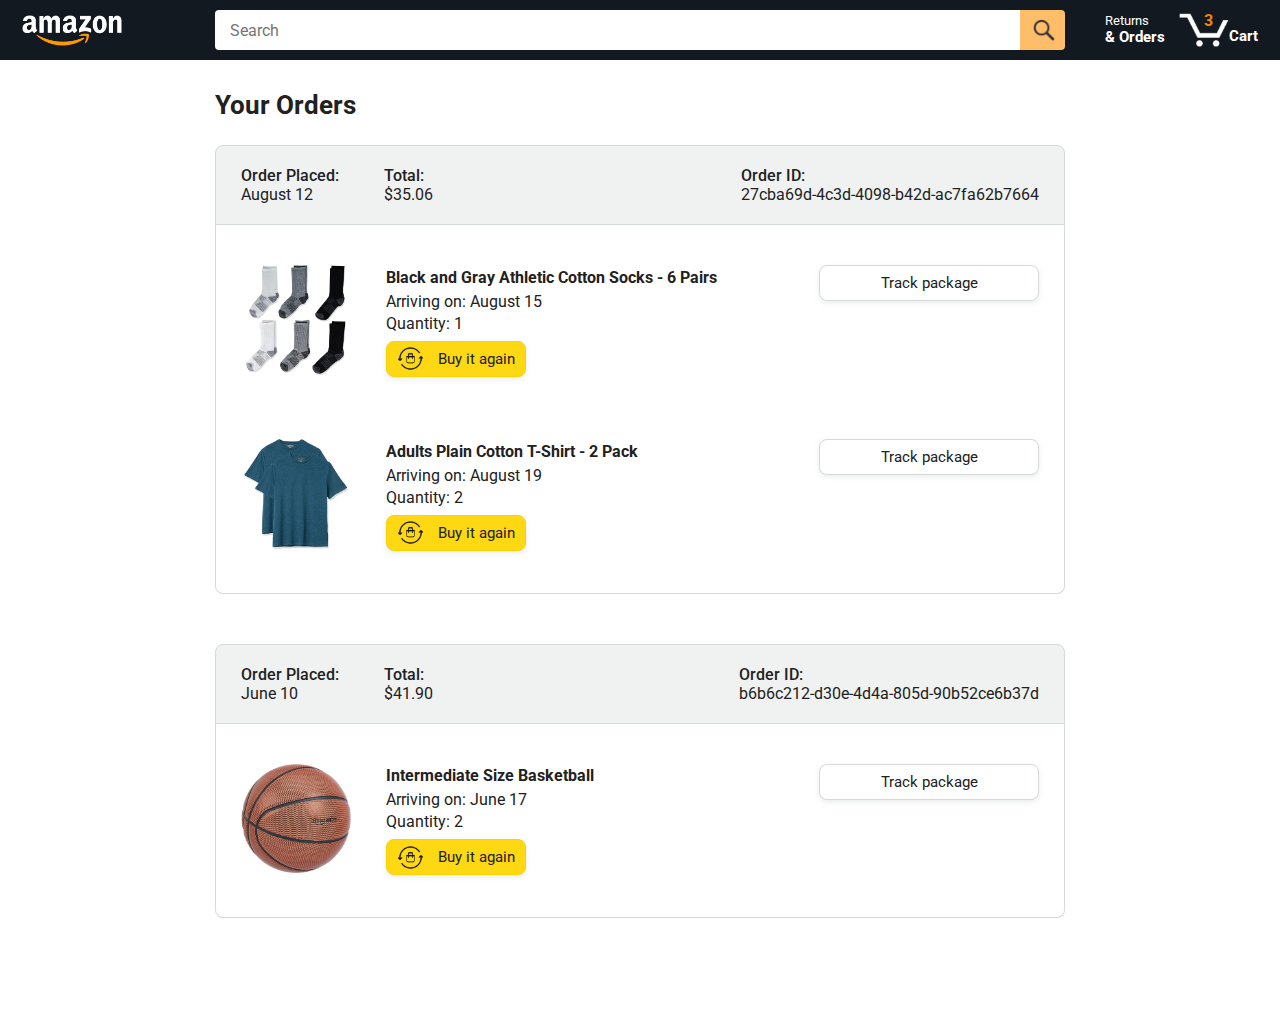
<file: orders.html>
<!DOCTYPE html>
<html>
  <head>
    <title>Orders</title>

    <!-- This code is needed for responsive design to work.
      (Responsive design = make the website look good on
      smaller screen sizes like a phone or a tablet). -->
    <meta name="viewport" content="width=device-width, initial-scale=1" />

    <!-- Load a font called Roboto from Google Fonts. -->
    <link rel="preconnect" href="https://fonts.googleapis.com" />
    <link rel="preconnect" href="https://fonts.gstatic.com" crossorigin />
    <link
      href="https://fonts.googleapis.com/css2?family=Roboto:wght@400;500;700&display=swap"
      rel="stylesheet"
    />

    <!-- Here are the CSS files for this page. -->
    <link rel="stylesheet" href="styles/shared/general.css" />
    <link rel="stylesheet" href="styles/shared/amazon-header.css" />
    <link rel="stylesheet" href="styles/pages/orders.css" />
  </head>
  <body>
    <div class="amazon-header">
      <div class="amazon-header-left-section">
        <a href="amazon.html" class="header-link">
          <img class="amazon-logo" src="images/amazon-logo-white.png" />
          <img
            class="amazon-mobile-logo"
            src="images/amazon-mobile-logo-white.png"
          />
        </a>
      </div>

      <div class="amazon-header-middle-section">
        <input class="search-bar" type="text" placeholder="Search" />

        <button class="search-button">
          <img class="search-icon" src="images/icons/search-icon.png" />
        </button>
      </div>

      <div class="amazon-header-right-section">
        <a class="orders-link header-link" href="orders.html">
          <span class="returns-text">Returns</span>
          <span class="orders-text">& Orders</span>
        </a>

        <a class="cart-link header-link" href="checkout.html">
          <img class="cart-icon" src="images/icons/cart-icon.png" />
          <div class="cart-quantity">3</div>
          <div class="cart-text">Cart</div>
        </a>
      </div>
    </div>

    <div class="main">
      <div class="page-title">Your Orders</div>

      <div class="orders-grid">
        <div class="order-container">
          <div class="order-header">
            <div class="order-header-left-section">
              <div class="order-date">
                <div class="order-header-label">Order Placed:</div>
                <div>August 12</div>
              </div>
              <div class="order-total">
                <div class="order-header-label">Total:</div>
                <div>$35.06</div>
              </div>
            </div>

            <div class="order-header-right-section">
              <div class="order-header-label">Order ID:</div>
              <div>27cba69d-4c3d-4098-b42d-ac7fa62b7664</div>
            </div>
          </div>

          <div class="order-details-grid">
            <div class="product-image-container">
              <img src="images/products/athletic-cotton-socks-6-pairs.jpg" />
            </div>

            <div class="product-details">
              <div class="product-name">
                Black and Gray Athletic Cotton Socks - 6 Pairs
              </div>
              <div class="product-delivery-date">Arriving on: August 15</div>
              <div class="product-quantity">Quantity: 1</div>
              <button class="buy-again-button button-primary">
                <img class="buy-again-icon" src="images/icons/buy-again.png" />
                <span class="buy-again-message">Buy it again</span>
              </button>
            </div>

            <div class="product-actions">
              <a href="tracking.html">
                <button class="track-package-button button-secondary">
                  Track package
                </button>
              </a>
            </div>

            <div class="product-image-container">
              <img
                src="images/products/adults-plain-cotton-tshirt-2-pack-teal.jpg"
              />
            </div>

            <div class="product-details">
              <div class="product-name">
                Adults Plain Cotton T-Shirt - 2 Pack
              </div>
              <div class="product-delivery-date">Arriving on: August 19</div>
              <div class="product-quantity">Quantity: 2</div>
              <button class="buy-again-button button-primary">
                <img class="buy-again-icon" src="images/icons/buy-again.png" />
                <span class="buy-again-message">Buy it again</span>
              </button>
            </div>

            <div class="product-actions">
              <a href="tracking.html?orderId=10000111&productId=752">
                <button class="track-package-button button-secondary">
                  Track package
                </button>
              </a>
            </div>
          </div>
        </div>

        <div class="order-container">
          <div class="order-header">
            <div class="order-header-left-section">
              <div class="order-date">
                <div class="order-header-label">Order Placed:</div>
                <div>June 10</div>
              </div>
              <div class="order-total">
                <div class="order-header-label">Total:</div>
                <div>$41.90</div>
              </div>
            </div>

            <div class="order-header-right-section">
              <div class="order-header-label">Order ID:</div>
              <div>b6b6c212-d30e-4d4a-805d-90b52ce6b37d</div>
            </div>
          </div>

          <div class="order-details-grid">
            <div class="product-image-container">
              <img
                src="images/products/intermediate-composite-basketball.jpg"
              />
            </div>

            <div class="product-details">
              <div class="product-name">Intermediate Size Basketball</div>
              <div class="product-delivery-date">Arriving on: June 17</div>
              <div class="product-quantity">Quantity: 2</div>
              <button class="buy-again-button button-primary">
                <img class="buy-again-icon" src="images/icons/buy-again.png" />
                <span class="buy-again-message">Buy it again</span>
              </button>
            </div>

            <div class="product-actions">
              <a href="tracking.html">
                <button class="track-package-button button-secondary">
                  Track package
                </button>
              </a>
            </div>
          </div>
        </div>
      </div>
    </div>
  </body>
</html>
</file>
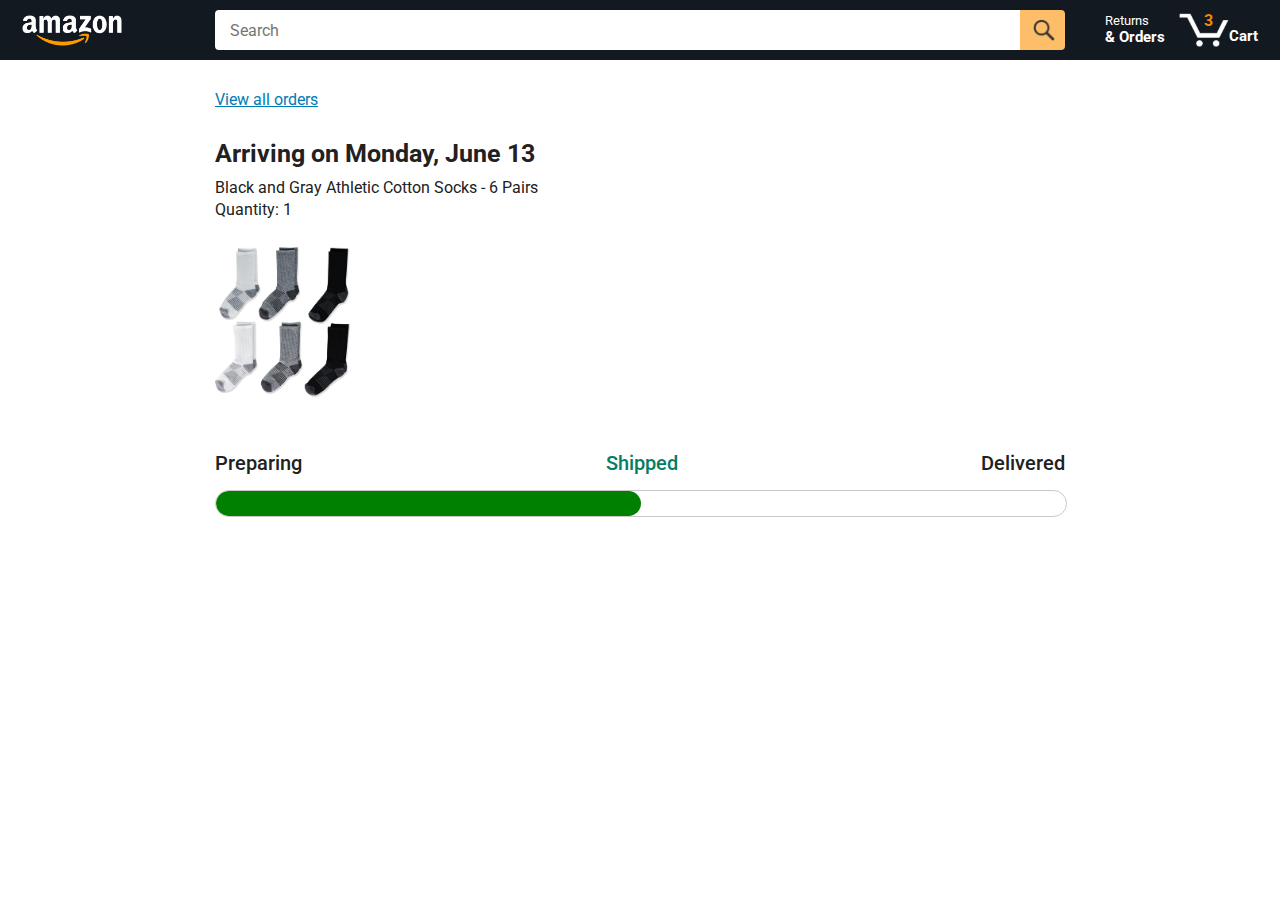
<file: tracking.html>
<!DOCTYPE html>
<html>
  <head>
    <title>Tracking</title>

    <!-- This code is needed for responsive design to work.
      (Responsive design = make the website look good on
      smaller screen sizes like a phone or a tablet). -->
    <meta name="viewport" content="width=device-width, initial-scale=1" />

    <!-- Load a font called Roboto from Google Fonts. -->
    <link rel="preconnect" href="https://fonts.googleapis.com" />
    <link rel="preconnect" href="https://fonts.gstatic.com" crossorigin />
    <link
      href="https://fonts.googleapis.com/css2?family=Roboto:wght@400;500;700&display=swap"
      rel="stylesheet"
    />

    <!-- Here are the CSS files for this page. -->
    <link rel="stylesheet" href="styles/shared/general.css" />
    <link rel="stylesheet" href="styles/shared/amazon-header.css" />
    <link rel="stylesheet" href="styles/pages/tracking.css" />
  </head>
  <body>
    <div class="amazon-header">
      <div class="amazon-header-left-section">
        <a href="amazon.html" class="header-link">
          <img class="amazon-logo" src="images/amazon-logo-white.png" />
          <img
            class="amazon-mobile-logo"
            src="images/amazon-mobile-logo-white.png"
          />
        </a>
      </div>

      <div class="amazon-header-middle-section">
        <input class="search-bar" type="text" placeholder="Search" />

        <button class="search-button">
          <img class="search-icon" src="images/icons/search-icon.png" />
        </button>
      </div>

      <div class="amazon-header-right-section">
        <a class="orders-link header-link" href="orders.html">
          <span class="returns-text">Returns</span>
          <span class="orders-text">& Orders</span>
        </a>

        <a class="cart-link header-link" href="checkout.html">
          <img class="cart-icon" src="images/icons/cart-icon.png" />
          <div class="cart-quantity">3</div>
          <div class="cart-text">Cart</div>
        </a>
      </div>
    </div>

    <div class="main">
      <div class="order-tracking">
        <a class="back-to-orders-link link-primary" href="orders.html">
          View all orders
        </a>

        <div class="delivery-date">Arriving on Monday, June 13</div>

        <div class="product-info">
          Black and Gray Athletic Cotton Socks - 6 Pairs
        </div>

        <div class="product-info">Quantity: 1</div>

        <img
          class="product-image"
          src="images/products/athletic-cotton-socks-6-pairs.jpg"
        />

        <div class="progress-labels-container">
          <div class="progress-label">Preparing</div>
          <div class="progress-label current-status">Shipped</div>
          <div class="progress-label">Delivered</div>
        </div>

        <div class="progress-bar-container">
          <div class="progress-bar"></div>
        </div>
      </div>
    </div>

    <script>
      const url = new URL(window.location.href);
      console.log(url.searchParams.get('orderId'));
      console.log(url.searchParams.get('productId'));
    </script>
  </body>
</html>
</file>
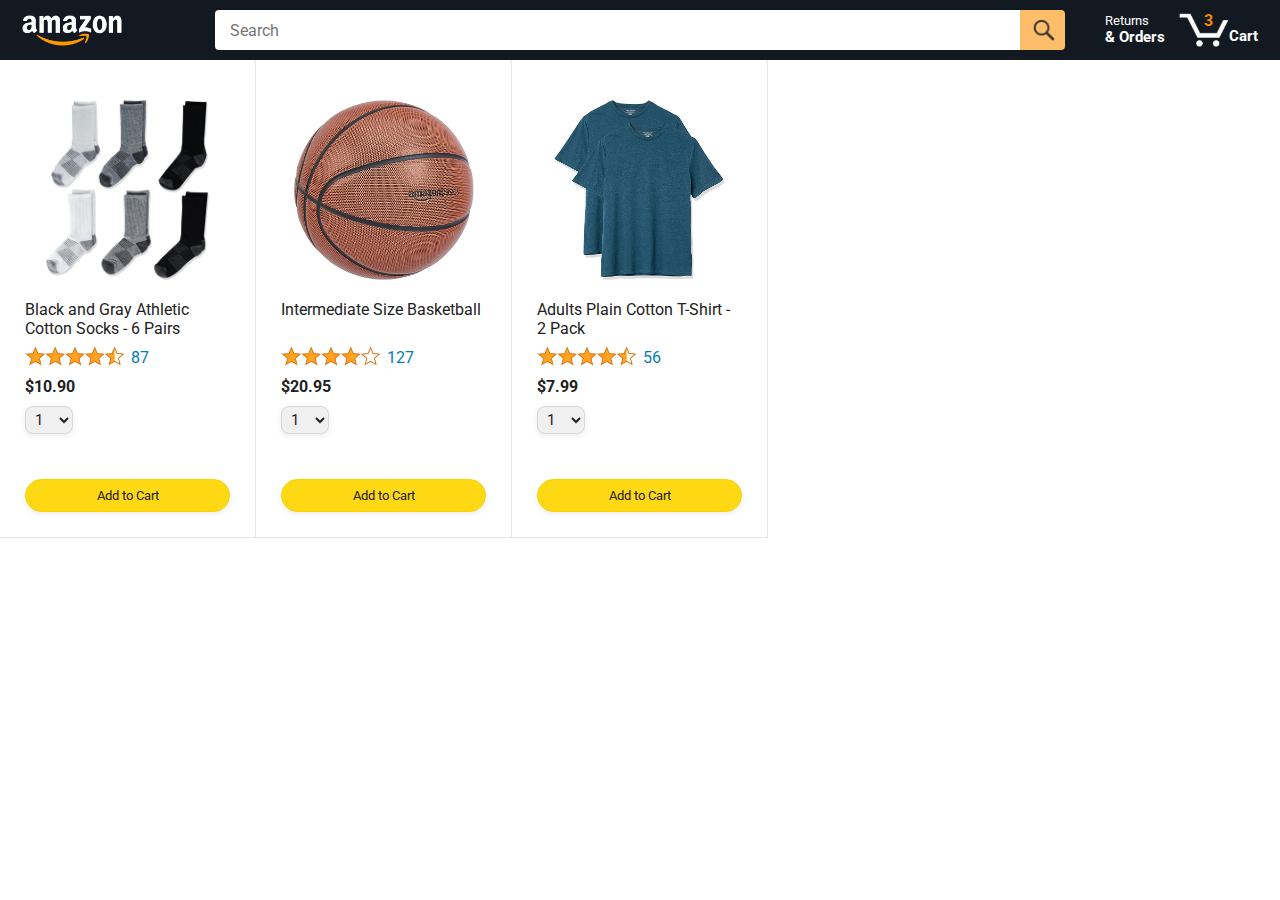
<file: javascript-amazon-project-main/amazon.html>
<!DOCTYPE html>
<html>
  <head>
    <title>Amazon Project</title>

    <!-- This code is needed for responsive design to work.
      (Responsive design = make the website look good on
      smaller screen sizes like a phone or a tablet). -->
    <meta name="viewport" content="width=device-width, initial-scale=1" />

    <!-- Load a font called Roboto from Google Fonts. -->
    <link rel="preconnect" href="https://fonts.googleapis.com" />
    <link rel="preconnect" href="https://fonts.gstatic.com" crossorigin />
    <link
      href="https://fonts.googleapis.com/css2?family=Roboto:wght@400;500;700&display=swap"
      rel="stylesheet"
    />

    <!-- Here are the CSS files for this page. -->
    <link rel="stylesheet" href="styles/shared/general.css" />
    <link rel="stylesheet" href="styles/shared/amazon-header.css" />
    <link rel="stylesheet" href="styles/pages/amazon.css" />
  </head>
  <body>
    <div class="amazon-header">
      <div class="amazon-header-left-section">
        <a href="amazon.html" class="header-link">
          <img class="amazon-logo" src="images/amazon-logo-white.png" />
          <img
            class="amazon-mobile-logo"
            src="images/amazon-mobile-logo-white.png"
          />
        </a>
      </div>

      <div class="amazon-header-middle-section">
        <input class="search-bar" type="text" placeholder="Search" />

        <button class="search-button">
          <img class="search-icon" src="images/icons/search-icon.png" />
        </button>
      </div>

      <div class="amazon-header-right-section">
        <a class="orders-link header-link" href="orders.html">
          <span class="returns-text">Returns</span>
          <span class="orders-text">& Orders</span>
        </a>

        <a class="cart-link header-link" href="checkout.html">
          <img class="cart-icon" src="images/icons/cart-icon.png" />
          <div class="cart-quantity">3</div>
          <div class="cart-text">Cart</div>
        </a>
      </div>
    </div>

    <div class="main">
      <div class="products-grid">
        <div class="product-container">
          <div class="product-image-container">
            <img
              class="product-image"
              src="images/products/athletic-cotton-socks-6-pairs.jpg"
            />
          </div>

          <div class="product-name limit-text-to-2-lines">
            Black and Gray Athletic Cotton Socks - 6 Pairs
          </div>

          <div class="product-rating-container">
            <img
              class="product-rating-stars"
              src="images/ratings/rating-45.png"
            />
            <div class="product-rating-count link-primary">87</div>
          </div>

          <div class="product-price">$10.90</div>

          <div class="product-quantity-container">
            <select>
              <option selected value="1">1</option>
              <option value="2">2</option>
              <option value="3">3</option>
              <option value="4">4</option>
              <option value="5">5</option>
              <option value="6">6</option>
              <option value="7">7</option>
              <option value="8">8</option>
              <option value="9">9</option>
              <option value="10">10</option>
            </select>
          </div>

          <div class="product-spacer"></div>

          <div class="added-to-cart">
            <img src="images/icons/checkmark.png" />
            Added
          </div>

          <button class="add-to-cart-button button-primary">Add to Cart</button>
        </div>

        <div class="product-container">
          <div class="product-image-container">
            <img
              class="product-image"
              src="images/products/intermediate-composite-basketball.jpg"
            />
          </div>

          <div class="product-name limit-text-to-2-lines">
            Intermediate Size Basketball
          </div>

          <div class="product-rating-container">
            <img
              class="product-rating-stars"
              src="images/ratings/rating-40.png"
            />
            <div class="product-rating-count link-primary">127</div>
          </div>

          <div class="product-price">$20.95</div>

          <div class="product-quantity-container">
            <select>
              <option selected value="1">1</option>
              <option value="2">2</option>
              <option value="3">3</option>
              <option value="4">4</option>
              <option value="5">5</option>
              <option value="6">6</option>
              <option value="7">7</option>
              <option value="8">8</option>
              <option value="9">9</option>
              <option value="10">10</option>
            </select>
          </div>

          <div class="product-spacer"></div>

          <div class="added-to-cart">
            <img src="images/icons/checkmark.png" />
            Added
          </div>

          <button class="add-to-cart-button button-primary">Add to Cart</button>
        </div>

        <div class="product-container">
          <div class="product-image-container">
            <img
              class="product-image"
              src="images/products/adults-plain-cotton-tshirt-2-pack-teal.jpg"
            />
          </div>

          <div class="product-name limit-text-to-2-lines">
            Adults Plain Cotton T-Shirt - 2 Pack
          </div>

          <div class="product-rating-container">
            <img
              class="product-rating-stars"
              src="images/ratings/rating-45.png"
            />
            <div class="product-rating-count link-primary">56</div>
          </div>

          <div class="product-price">$7.99</div>

          <div class="product-quantity-container">
            <select>
              <option selected value="1">1</option>
              <option value="2">2</option>
              <option value="3">3</option>
              <option value="4">4</option>
              <option value="5">5</option>
              <option value="6">6</option>
              <option value="7">7</option>
              <option value="8">8</option>
              <option value="9">9</option>
              <option value="10">10</option>
            </select>
          </div>

          <div class="product-spacer"></div>

          <div class="added-to-cart">
            <img src="images/icons/checkmark.png" />
            Added
          </div>

          <button class="add-to-cart-button button-primary">Add to Cart</button>
        </div>
      </div>
    </div>
  </body>
</html>
</file>
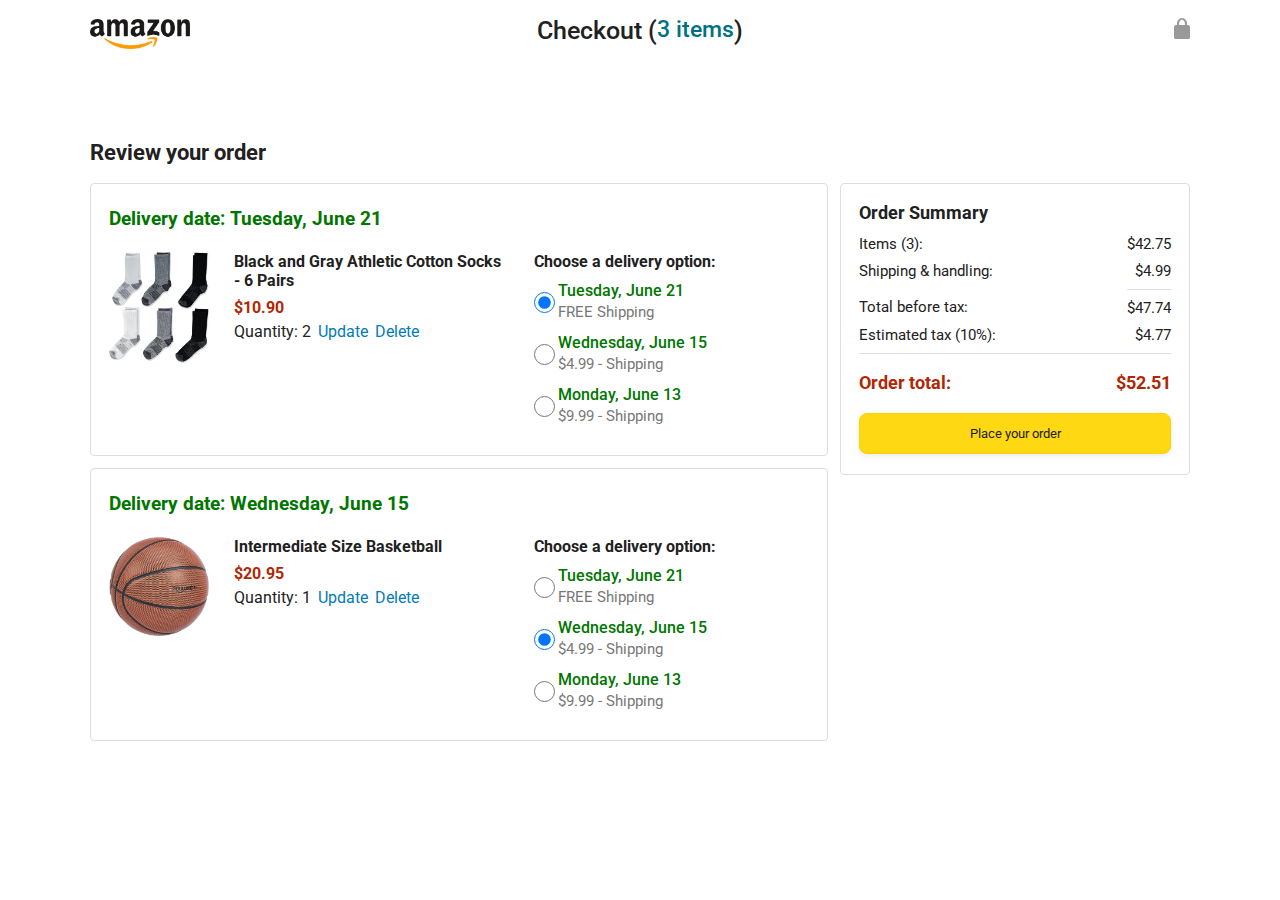
<file: javascript-amazon-project-main/checkout.html>
<!DOCTYPE html>
<html>
  <head>
    <title>Checkout</title>

    <!-- This code is needed for responsive design to work.
      (Responsive design = make the website look good on
      smaller screen sizes like a phone or a tablet). -->
    <meta name="viewport" content="width=device-width, initial-scale=1" />

    <!-- Load a font called Roboto from Google Fonts. -->
    <link rel="preconnect" href="https://fonts.googleapis.com" />
    <link rel="preconnect" href="https://fonts.gstatic.com" crossorigin />
    <link
      href="https://fonts.googleapis.com/css2?family=Roboto:wght@400;500;700&display=swap"
      rel="stylesheet"
    />

    <!-- Here are the CSS files for this page. -->
    <link rel="stylesheet" href="styles/shared/general.css" />
    <link rel="stylesheet" href="styles/pages/checkout/checkout-header.css" />
    <link rel="stylesheet" href="styles/pages/checkout/checkout.css" />
  </head>
  <body>
    <div class="checkout-header">
      <div class="header-content">
        <div class="checkout-header-left-section">
          <a href="amazon.html">
            <img class="amazon-logo" src="images/amazon-logo.png" />
            <img
              class="amazon-mobile-logo"
              src="images/amazon-mobile-logo.png"
            />
          </a>
        </div>

        <div class="checkout-header-middle-section">
          Checkout (<a class="return-to-home-link" href="amazon.html">3 items</a
          >)
        </div>

        <div class="checkout-header-right-section">
          <img src="images/icons/checkout-lock-icon.png" />
        </div>
      </div>
    </div>

    <div class="main">
      <div class="page-title">Review your order</div>

      <div class="checkout-grid">
        <div class="order-summary">
          <div class="cart-item-container">
            <div class="delivery-date">Delivery date: Tuesday, June 21</div>

            <div class="cart-item-details-grid">
              <img
                class="product-image"
                src="images/products/athletic-cotton-socks-6-pairs.jpg"
              />

              <div class="cart-item-details">
                <div class="product-name">
                  Black and Gray Athletic Cotton Socks - 6 Pairs
                </div>
                <div class="product-price">$10.90</div>
                <div class="product-quantity">
                  <span> Quantity: <span class="quantity-label">2</span> </span>
                  <span class="update-quantity-link link-primary">
                    Update
                  </span>
                  <span class="delete-quantity-link link-primary">
                    Delete
                  </span>
                </div>
              </div>

              <div class="delivery-options">
                <div class="delivery-options-title">
                  Choose a delivery option:
                </div>
                <div class="delivery-option">
                  <input
                    type="radio"
                    checked
                    class="delivery-option-input"
                    name="delivery-option-1"
                  />
                  <div>
                    <div class="delivery-option-date">Tuesday, June 21</div>
                    <div class="delivery-option-price">FREE Shipping</div>
                  </div>
                </div>
                <div class="delivery-option">
                  <input
                    type="radio"
                    class="delivery-option-input"
                    name="delivery-option-1"
                  />
                  <div>
                    <div class="delivery-option-date">Wednesday, June 15</div>
                    <div class="delivery-option-price">$4.99 - Shipping</div>
                  </div>
                </div>
                <div class="delivery-option">
                  <input
                    type="radio"
                    class="delivery-option-input"
                    name="delivery-option-1"
                  />
                  <div>
                    <div class="delivery-option-date">Monday, June 13</div>
                    <div class="delivery-option-price">$9.99 - Shipping</div>
                  </div>
                </div>
              </div>
            </div>
          </div>

          <div class="cart-item-container">
            <div class="delivery-date">Delivery date: Wednesday, June 15</div>

            <div class="cart-item-details-grid">
              <img
                class="product-image"
                src="images/products/intermediate-composite-basketball.jpg"
              />

              <div class="cart-item-details">
                <div class="product-name">Intermediate Size Basketball</div>
                <div class="product-price">$20.95</div>
                <div class="product-quantity">
                  <span> Quantity: <span class="quantity-label">1</span> </span>
                  <span class="update-quantity-link link-primary">
                    Update
                  </span>
                  <span class="delete-quantity-link link-primary">
                    Delete
                  </span>
                </div>
              </div>

              <div class="delivery-options">
                <div class="delivery-options-title">
                  Choose a delivery option:
                </div>

                <div class="delivery-option">
                  <input
                    type="radio"
                    class="delivery-option-input"
                    name="delivery-option-2"
                  />
                  <div>
                    <div class="delivery-option-date">Tuesday, June 21</div>
                    <div class="delivery-option-price">FREE Shipping</div>
                  </div>
                </div>
                <div class="delivery-option">
                  <input
                    type="radio"
                    checked
                    class="delivery-option-input"
                    name="delivery-option-2"
                  />
                  <div>
                    <div class="delivery-option-date">Wednesday, June 15</div>
                    <div class="delivery-option-price">$4.99 - Shipping</div>
                  </div>
                </div>
                <div class="delivery-option">
                  <input
                    type="radio"
                    class="delivery-option-input"
                    name="delivery-option-2"
                  />
                  <div>
                    <div class="delivery-option-date">Monday, June 13</div>
                    <div class="delivery-option-price">$9.99 - Shipping</div>
                  </div>
                </div>
              </div>
            </div>
          </div>
        </div>

        <div class="payment-summary">
          <div class="payment-summary-title">Order Summary</div>

          <div class="payment-summary-row">
            <div>Items (3):</div>
            <div class="payment-summary-money">$42.75</div>
          </div>

          <div class="payment-summary-row">
            <div>Shipping &amp; handling:</div>
            <div class="payment-summary-money">$4.99</div>
          </div>

          <div class="payment-summary-row subtotal-row">
            <div>Total before tax:</div>
            <div class="payment-summary-money">$47.74</div>
          </div>

          <div class="payment-summary-row">
            <div>Estimated tax (10%):</div>
            <div class="payment-summary-money">$4.77</div>
          </div>

          <div class="payment-summary-row total-row">
            <div>Order total:</div>
            <div class="payment-summary-money">$52.51</div>
          </div>

          <button class="place-order-button button-primary">
            Place your order
          </button>
        </div>
      </div>
    </div>
  </body>
</html>
</file>
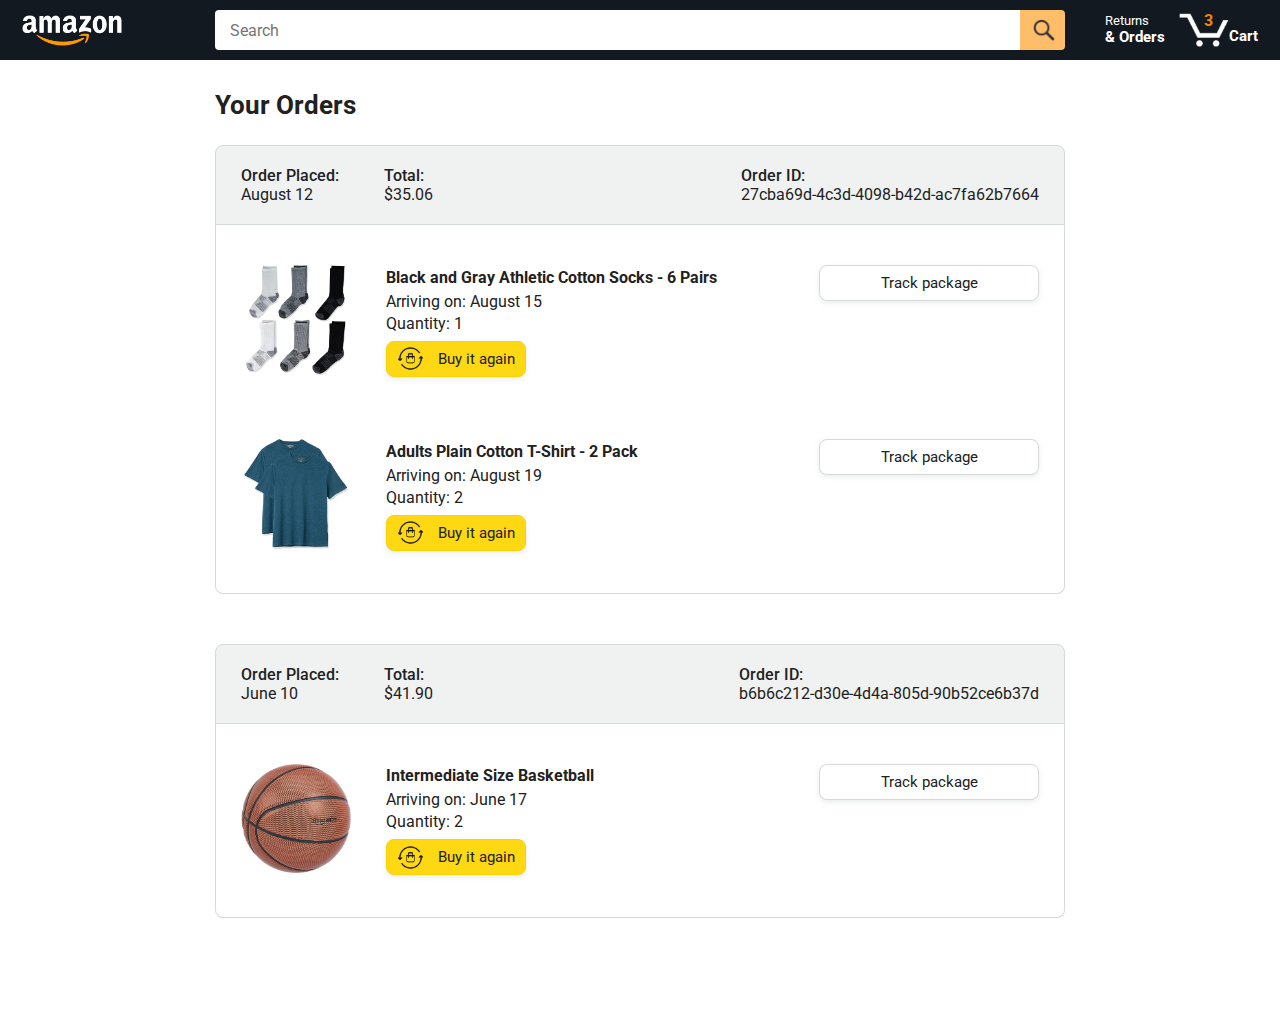
<file: javascript-amazon-project-main/orders.html>
<!DOCTYPE html>
<html>
  <head>
    <title>Orders</title>

    <!-- This code is needed for responsive design to work.
      (Responsive design = make the website look good on
      smaller screen sizes like a phone or a tablet). -->
    <meta name="viewport" content="width=device-width, initial-scale=1" />

    <!-- Load a font called Roboto from Google Fonts. -->
    <link rel="preconnect" href="https://fonts.googleapis.com" />
    <link rel="preconnect" href="https://fonts.gstatic.com" crossorigin />
    <link
      href="https://fonts.googleapis.com/css2?family=Roboto:wght@400;500;700&display=swap"
      rel="stylesheet"
    />

    <!-- Here are the CSS files for this page. -->
    <link rel="stylesheet" href="styles/shared/general.css" />
    <link rel="stylesheet" href="styles/shared/amazon-header.css" />
    <link rel="stylesheet" href="styles/pages/orders.css" />
  </head>
  <body>
    <div class="amazon-header">
      <div class="amazon-header-left-section">
        <a href="amazon.html" class="header-link">
          <img class="amazon-logo" src="images/amazon-logo-white.png" />
          <img
            class="amazon-mobile-logo"
            src="images/amazon-mobile-logo-white.png"
          />
        </a>
      </div>

      <div class="amazon-header-middle-section">
        <input class="search-bar" type="text" placeholder="Search" />

        <button class="search-button">
          <img class="search-icon" src="images/icons/search-icon.png" />
        </button>
      </div>

      <div class="amazon-header-right-section">
        <a class="orders-link header-link" href="orders.html">
          <span class="returns-text">Returns</span>
          <span class="orders-text">& Orders</span>
        </a>

        <a class="cart-link header-link" href="checkout.html">
          <img class="cart-icon" src="images/icons/cart-icon.png" />
          <div class="cart-quantity">3</div>
          <div class="cart-text">Cart</div>
        </a>
      </div>
    </div>

    <div class="main">
      <div class="page-title">Your Orders</div>

      <div class="orders-grid">
        <div class="order-container">
          <div class="order-header">
            <div class="order-header-left-section">
              <div class="order-date">
                <div class="order-header-label">Order Placed:</div>
                <div>August 12</div>
              </div>
              <div class="order-total">
                <div class="order-header-label">Total:</div>
                <div>$35.06</div>
              </div>
            </div>

            <div class="order-header-right-section">
              <div class="order-header-label">Order ID:</div>
              <div>27cba69d-4c3d-4098-b42d-ac7fa62b7664</div>
            </div>
          </div>

          <div class="order-details-grid">
            <div class="product-image-container">
              <img src="images/products/athletic-cotton-socks-6-pairs.jpg" />
            </div>

            <div class="product-details">
              <div class="product-name">
                Black and Gray Athletic Cotton Socks - 6 Pairs
              </div>
              <div class="product-delivery-date">Arriving on: August 15</div>
              <div class="product-quantity">Quantity: 1</div>
              <button class="buy-again-button button-primary">
                <img class="buy-again-icon" src="images/icons/buy-again.png" />
                <span class="buy-again-message">Buy it again</span>
              </button>
            </div>

            <div class="product-actions">
              <a href="tracking.html">
                <button class="track-package-button button-secondary">
                  Track package
                </button>
              </a>
            </div>

            <div class="product-image-container">
              <img
                src="images/products/adults-plain-cotton-tshirt-2-pack-teal.jpg"
              />
            </div>

            <div class="product-details">
              <div class="product-name">
                Adults Plain Cotton T-Shirt - 2 Pack
              </div>
              <div class="product-delivery-date">Arriving on: August 19</div>
              <div class="product-quantity">Quantity: 2</div>
              <button class="buy-again-button button-primary">
                <img class="buy-again-icon" src="images/icons/buy-again.png" />
                <span class="buy-again-message">Buy it again</span>
              </button>
            </div>

            <div class="product-actions">
              <a href="tracking.html">
                <button class="track-package-button button-secondary">
                  Track package
                </button>
              </a>
            </div>
          </div>
        </div>

        <div class="order-container">
          <div class="order-header">
            <div class="order-header-left-section">
              <div class="order-date">
                <div class="order-header-label">Order Placed:</div>
                <div>June 10</div>
              </div>
              <div class="order-total">
                <div class="order-header-label">Total:</div>
                <div>$41.90</div>
              </div>
            </div>

            <div class="order-header-right-section">
              <div class="order-header-label">Order ID:</div>
              <div>b6b6c212-d30e-4d4a-805d-90b52ce6b37d</div>
            </div>
          </div>

          <div class="order-details-grid">
            <div class="product-image-container">
              <img
                src="images/products/intermediate-composite-basketball.jpg"
              />
            </div>

            <div class="product-details">
              <div class="product-name">Intermediate Size Basketball</div>
              <div class="product-delivery-date">Arriving on: June 17</div>
              <div class="product-quantity">Quantity: 2</div>
              <button class="buy-again-button button-primary">
                <img class="buy-again-icon" src="images/icons/buy-again.png" />
                <span class="buy-again-message">Buy it again</span>
              </button>
            </div>

            <div class="product-actions">
              <a href="tracking.html">
                <button class="track-package-button button-secondary">
                  Track package
                </button>
              </a>
            </div>
          </div>
        </div>
      </div>
    </div>
  </body>
</html>
</file>
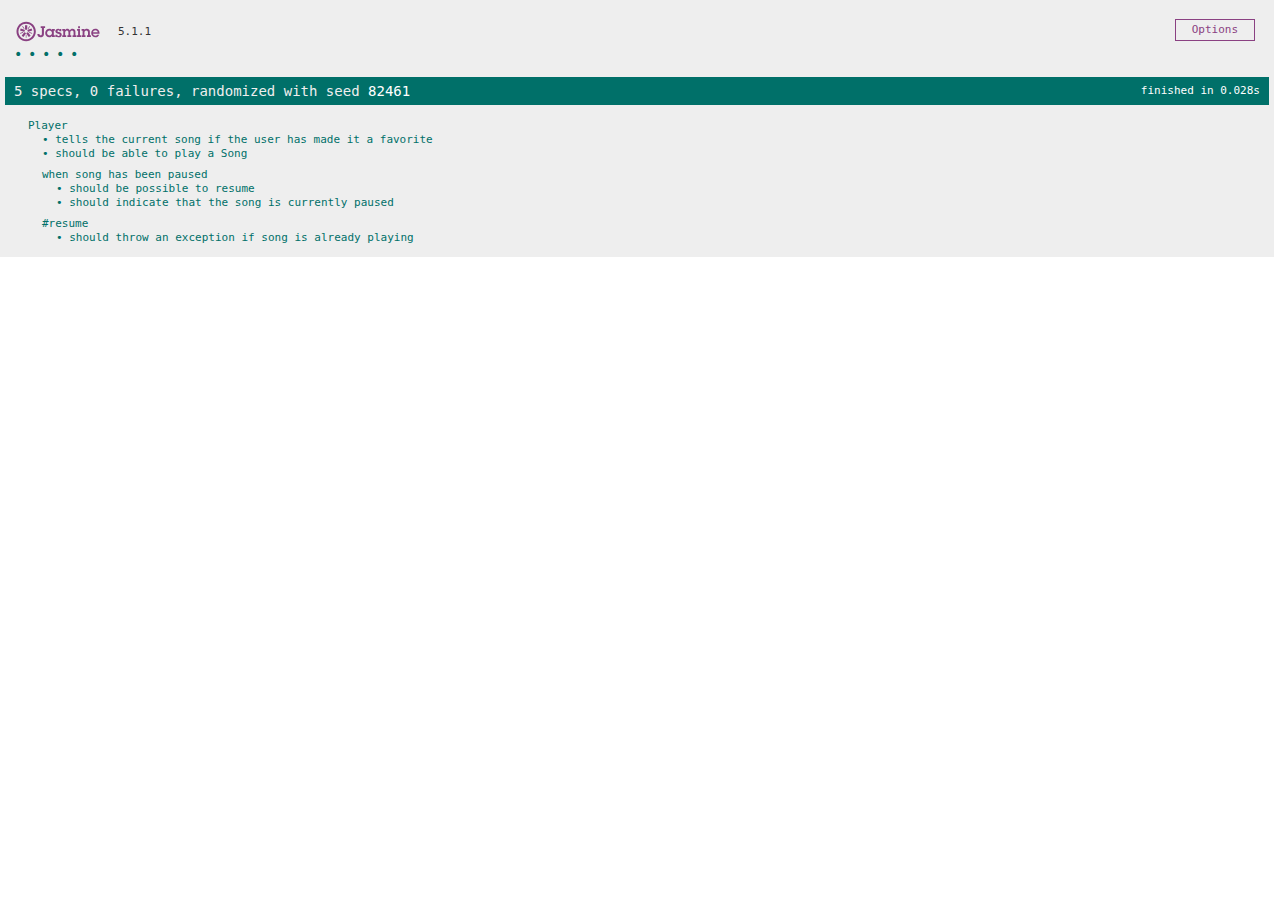
<file: javascript-amazon-project-main/tests-jasmine/SpecRunner.html>
<!DOCTYPE html>
<html>
<head>
  <meta charset="utf-8">
  <title>Jasmine Spec Runner v5.1.1</title>

  <link rel="shortcut icon" type="image/png" href="lib/jasmine-5.1.1/jasmine_favicon.png">
  <link rel="stylesheet" href="lib/jasmine-5.1.1/jasmine.css">

  <script src="lib/jasmine-5.1.1/jasmine.js"></script>
  <script src="lib/jasmine-5.1.1/jasmine-html.js"></script>
  <script src="lib/jasmine-5.1.1/boot0.js"></script>
  <!-- optional: include a file here that configures the Jasmine env -->
  <script src="lib/jasmine-5.1.1/boot1.js"></script>

  <!-- include source files here... -->
  <script src="src/Player.js"></script>
  <script src="src/Song.js"></script>

  <!-- include spec files here... -->
  <script src="spec/SpecHelper.js"></script>
  <script src="spec/PlayerSpec.js"></script>

</head>

<body>
</body>
</html>
</file>
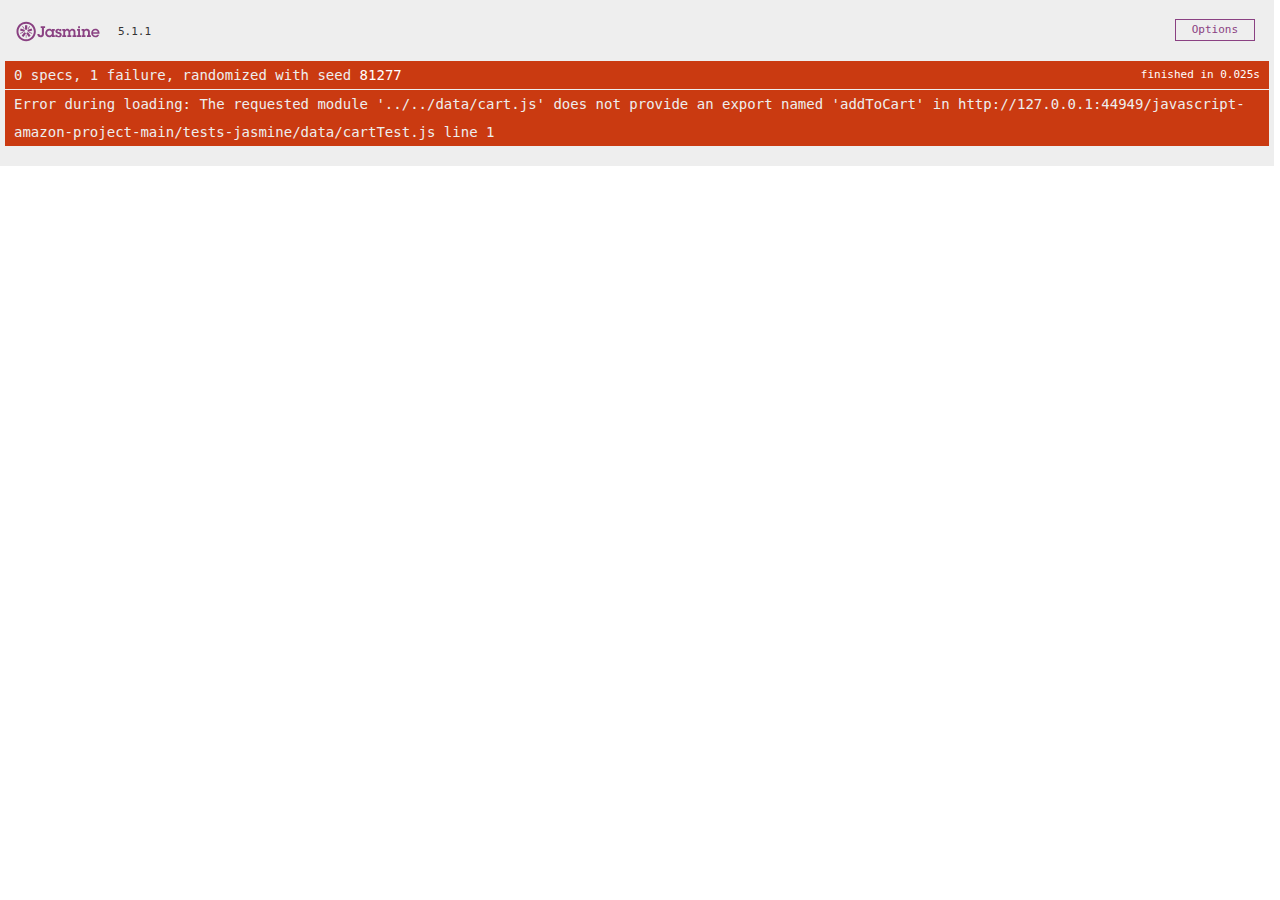
<file: javascript-amazon-project-main/tests-jasmine/tests.html>
<!DOCTYPE html>
<html>
  <head>
    <meta charset="utf-8" />
    <title>Jasmine Spec Runner v5.1.1</title>

    <link
      rel="shortcut icon"
      type="image/png"
      href="lib/jasmine-5.1.1/jasmine_favicon.png"
    />
    <link rel="stylesheet" href="lib/jasmine-5.1.1/jasmine.css" />

    <script src="lib/jasmine-5.1.1/jasmine.js"></script>
    <script src="lib/jasmine-5.1.1/jasmine-html.js"></script>
    <script src="lib/jasmine-5.1.1/boot0.js"></script>
    <!-- optional: include a file here that configures the Jasmine env -->
    <script src="lib/jasmine-5.1.1/boot1.js"></script>

    <script type="module" src="data/cartTest.js"></script>
    <!-- <script type="module" src="utils/tests-money.js"></script> -->
  </head>

  <body></body>
</html>
</file>
<file: styles/shared/general.css>
body {
  font-family: Roboto, Arial;
  color: rgb(33, 33, 33);
  /* The <body> element has a default margin of 8px
     on all sides. This removes the default margins. */
  margin: 0;
}

/* <p> elements have a default margin on the top
   and bottom. This removes the default margins. */
p {
  margin: 0;
}

button {
  cursor: pointer;
}

select {
  cursor: pointer;
}

input, select, button {
  font-family: Roboto, Arial;
}

.button-primary {
  color: rgb(33, 33, 33);
  background-color: rgb(255, 216, 20);
  border: 1px solid rgb(252, 210, 0);
  border-radius: 8px;
  cursor: pointer;
  box-shadow: 0 2px 5px rgba(213, 217, 217, 0.5);
}

.button-primary:hover {
  background-color: rgb(247, 202, 0);
  border: 1px solid rgb(242, 194, 0);
}

.button-primary:active {
  background: rgb(255, 216, 20);
  border-color: rgb(252, 210, 0);
  box-shadow: none;
}

.button-secondary {
  color: rgb(33, 33, 33);
  background: white;
  border: 1px solid rgb(213, 217, 217);
  border-radius: 8px;
  cursor: pointer;
  box-shadow: 0 2px 5px rgba(213, 217, 217, 0.5);
}

.button-secondary:hover {
  background-color: rgb(247, 250, 250);
}

.button-secondary:active {
  background-color: rgb(237, 253, 255);
  box-shadow: none;
}

/* These styles will limit text to 2 lines. Anything
   beyond 2 lines will be replaced with "..."
   You can find this code by using an A.I. tool or by
   searching in Google.
   https://css-tricks.com/almanac/properties/l/line-clamp/ */
.limit-text-to-2-lines {
  display: -webkit-box;
  -webkit-line-clamp: 2;
  -webkit-box-orient: vertical;
  overflow: hidden;
}

.link-primary {
  color: rgb(1, 124, 182);
  cursor: pointer;
}

.link-primary:hover {
  color: rgb(196, 80, 0);
}

/* Styles for dropdown selectors. */
select {
  color: rgb(33, 33, 33);
  background-color: rgb(240, 240, 240);
  border: 1px solid rgb(213, 217, 217);
  border-radius: 8px;
  padding: 3px 5px;
  font-size: 15px;
  cursor: pointer;
  box-shadow: 0 2px 5px rgba(213, 217, 217, 0.5);
}

select:focus,
input:focus {
  outline: 2px solid rgb(255, 153, 0);
}
</file>
<file: styles/shared/amazon-header.css>
.amazon-header {
  background-color: rgb(19, 25, 33);
  color: white;
  padding-left: 15px;
  padding-right: 15px;

  display: flex;
  align-items: center;
  justify-content: space-between;

  position: fixed;
  top: 0;
  left: 0;
  right: 0;
  height: 60px;
}

.amazon-header-left-section {
  width: 180px;
}

@media (max-width: 800px) {
  .amazon-header-left-section {
    width: unset;
  }
}

.header-link {
  display: inline-block;
  padding: 6px;
  border-radius: 2px;
  cursor: pointer;
  text-decoration: none;
  border: 1px solid rgba(0, 0, 0, 0);
}

.header-link:hover {
  border: 1px solid white;
}

.amazon-logo {
  width: 100px;
  margin-top: 5px;
}

.amazon-mobile-logo {
  display: none;
}

@media (max-width: 575px) {
  .amazon-logo {
    display: none;
  }

  .amazon-mobile-logo {
    display: block;
    height: 35px;
    margin-top: 5px;
  }
}

.amazon-header-middle-section {
  flex: 1;
  max-width: 850px;
  margin-left: 10px;
  margin-right: 10px;
  display: flex;
}

.search-bar {
  flex: 1;
  width: 0;
  font-size: 16px;
  height: 38px;
  padding-left: 15px;
  border: none;
  border-top-left-radius: 4px;
  border-bottom-left-radius: 4px;
  border-top-right-radius: 0;
  border-bottom-right-radius: 0;
}

.search-button {
  background-color: rgb(254, 189, 105);
  border: none;
  width: 45px;
  height: 40px;
  border-top-right-radius: 4px;
  border-bottom-right-radius: 4px;
  flex-shrink: 0;
}

.search-icon {
  height: 22px;
  margin-left: 2px;
  margin-top: 3px;
}

.amazon-header-right-section {
  width: 180px;
  flex-shrink: 0;
  display: flex;
  justify-content: end;
}

.orders-link {
  color: white;
}

.returns-text {
  display: block;
  font-size: 13px;
}

.orders-text {
  display: block;
  font-size: 15px;
  font-weight: 700;
}

.cart-link {
  color: white;
  display: flex;
  align-items: center;
  position: relative;
}

.cart-icon {
  width: 50px;
}

.cart-text {
  margin-top: 12px;
  font-size: 15px;
  font-weight: 700;
}

.cart-quantity {
  color: rgb(240, 136, 4);
  font-size: 16px;
  font-weight: 700;

  position: absolute;
  top: 4px;
  left: 22px;
  
  width: 26px;
  text-align: center;
}
</file>
<file: styles/pages/orders.css>
.main {
  max-width: 850px;
  margin-top: 90px;
  margin-bottom: 100px;
  padding-left: 20px;
  padding-right: 20px;

  /* margin-left: auto;
     margin-right auto;
     Is a trick for centering an element horizontally
     without needing a container. */
  margin-left: auto;
  margin-right: auto;
}

.page-title {
  font-weight: 700;
  font-size: 26px;
  margin-bottom: 25px;
}

.orders-grid {
  display: grid;
  grid-template-columns: 1fr;
  row-gap: 50px;
}

.order-header {
  background-color: rgb(240, 242, 242);
  border: 1px solid rgb(213, 217, 217);

  display: flex;
  align-items: center;
  justify-content: space-between;

  padding: 20px 25px;
  border-top-left-radius: 8px;
  border-top-right-radius: 8px;
}

.order-header-left-section {
  display: flex;
  flex-shrink: 0;
}

.order-header-label {
  font-weight: 500;
}

.order-date,
.order-total {
  margin-right: 45px;
}

.order-header-right-section {
  flex-shrink: 1;
}

@media (max-width: 575px) {
  .order-header {
    flex-direction: column;
    align-items: start;
    line-height: 23px;
    padding: 15px;
  }

  .order-header-left-section {
    flex-direction: column;
  }

  .order-header-label {
    margin-right: 5px;
  }

  .order-date,
  .order-total {
    display: grid;
    grid-template-columns: auto 1fr;
    margin-right: 0;
  }

  .order-header-right-section {
    display: grid;
    grid-template-columns: auto 1fr;
  }
}

.order-details-grid {
  padding: 40px 25px;
  border: 1px solid rgb(213, 217, 217);
  border-top: none;
  border-bottom-left-radius: 8px;
  border-bottom-right-radius: 8px;

  display: grid;
  grid-template-columns: 110px 1fr 220px;
  column-gap: 35px;
  row-gap: 60px;
  align-items: center;
}

@media (max-width: 800px) {
  .order-details-grid {
    grid-template-columns: 110px 1fr;
    row-gap: 0;
    padding-bottom: 8px;
  }
}

@media (max-width: 450px) {
  .order-details-grid {
    grid-template-columns: 1fr;
  }
}

.product-image-container {
  text-align: center;
}

.product-image-container img {
  max-width: 110px;
  max-height: 110px;
}

.product-name {
  font-weight: 700;
  margin-bottom: 5px;
}

.product-delivery-date {
  margin-bottom: 3px;
}

.product-quantity {
  margin-bottom: 8px;
}

.buy-again-button {
  font-size: 15px;
  width: 140px;
  height: 36px;
  border-radius: 8px;

  display: flex;
  align-items: center;
  justify-content: center;
}

.buy-again-icon {
  width: 25px;
  margin-right: 15px;
}

.product-actions {
  align-self: start;
}

.track-package-button {
  width: 100%;
  font-size: 15px;
  padding: 8px;
}

@media (max-width: 800px) {
  .buy-again-button {
    margin-bottom: 10px;
  }

  .product-actions {
    /* grid-column: 2 means this element will be placed
       in column 2 in the grid. (Normally, the column that
       an element is placed in is determined by the order
       of the elements in the HTML. grid-column overrides
       this default ordering). */
    grid-column: 2;
    margin-bottom: 30px;
  }

  .track-package-button {
    width: 140px;
  }
}

@media (max-width: 450px) {
  .product-image-container {
    text-align: center;
    margin-bottom: 25px;
  }

  .product-image-container img {
    max-width: 150px;
    max-height: 150px;
  }

  .product-name {
    margin-bottom: 10px;
  }

  .product-quantity {
    margin-bottom: 15px;
  }

  .buy-again-button {
    width: 100%;
    margin-bottom: 15px;
  }

  .product-actions {
    /* grid-column: auto; undos grid-column: 2; from above.
       This element will now be placed in its normal column
       in the grid. */
    grid-column: auto;
    margin-bottom: 70px;
  }

  .track-package-button {
    width: 100%;
    padding: 12px;
  }
}
</file>
<file: styles/pages/tracking.css>
.main {
  max-width: 850px;
  margin-top: 90px;
  margin-bottom: 100px;
  padding-left: 30px;
  padding-right: 30px;

  /* margin-left: auto;
     margin-right auto;
     Is a trick for centering an element horizontally
     without needing a container. */
  margin-left: auto;
  margin-right: auto;
}

.back-to-orders-link {
  display: inline-block;
  margin-bottom: 30px;
}

.delivery-date {
  font-size: 25px;
  font-weight: 700;
  margin-bottom: 10px;
}

.product-info {
  margin-bottom: 3px;
}

.product-image {
  max-width: 150px;
  max-height: 150px;
  margin-top: 25px;
  margin-bottom: 50px;
}

.progress-labels-container {
  display: flex;
  justify-content: space-between;
  font-size: 20px;
  font-weight: 500;
  margin-bottom: 15px;
}

.current-status {
  color: rgb(6, 125, 98);
}

@media (max-width: 575px) {
  .progress-labels-container {
    font-size: 16px;
  }
}

@media (max-width: 450px) {
  .progress-labels-container {
    flex-direction: column;
    margin-bottom: 5px;
  }

  .progress-label {
    margin-bottom: 3px;
  }
}

.progress-bar-container {
  height: 25px;
  width: 100%;

  border: 1px solid rgb(200, 200, 200);
  border-radius: 50px;
  overflow: hidden;
}

.progress-bar {
  height: 100%;
  background-color: green;
  border-radius: 50px;
  width: 50%;
}
</file>
<file: javascript-amazon-project-main/styles/shared/general.css>
body {
  font-family: Roboto, Arial;
  color: rgb(33, 33, 33);
  /* The <body> element has a default margin of 8px
     on all sides. This removes the default margins. */
  margin: 0;
}

/* <p> elements have a default margin on the top
   and bottom. This removes the default margins. */
p {
  margin: 0;
}

button {
  cursor: pointer;
}

select {
  cursor: pointer;
}

input, select, button {
  font-family: Roboto, Arial;
}

.button-primary {
  color: rgb(33, 33, 33);
  background-color: rgb(255, 216, 20);
  border: 1px solid rgb(252, 210, 0);
  border-radius: 8px;
  cursor: pointer;
  box-shadow: 0 2px 5px rgba(213, 217, 217, 0.5);
}

.button-primary:hover {
  background-color: rgb(247, 202, 0);
  border: 1px solid rgb(242, 194, 0);
}

.button-primary:active {
  background: rgb(255, 216, 20);
  border-color: rgb(252, 210, 0);
  box-shadow: none;
}

.button-secondary {
  color: rgb(33, 33, 33);
  background: white;
  border: 1px solid rgb(213, 217, 217);
  border-radius: 8px;
  cursor: pointer;
  box-shadow: 0 2px 5px rgba(213, 217, 217, 0.5);
}

.button-secondary:hover {
  background-color: rgb(247, 250, 250);
}

.button-secondary:active {
  background-color: rgb(237, 253, 255);
  box-shadow: none;
}

/* These styles will limit text to 2 lines. Anything
   beyond 2 lines will be replaced with "..."
   You can find this code by using an A.I. tool or by
   searching in Google.
   https://css-tricks.com/almanac/properties/l/line-clamp/ */
.limit-text-to-2-lines {
  display: -webkit-box;
  -webkit-line-clamp: 2;
  -webkit-box-orient: vertical;
  overflow: hidden;
}

.link-primary {
  color: rgb(1, 124, 182);
  cursor: pointer;
}

.link-primary:hover {
  color: rgb(196, 80, 0);
}

/* Styles for dropdown selectors. */
select {
  color: rgb(33, 33, 33);
  background-color: rgb(240, 240, 240);
  border: 1px solid rgb(213, 217, 217);
  border-radius: 8px;
  padding: 3px 5px;
  font-size: 15px;
  cursor: pointer;
  box-shadow: 0 2px 5px rgba(213, 217, 217, 0.5);
}

select:focus,
input:focus {
  outline: 2px solid rgb(255, 153, 0);
}
</file>
<file: javascript-amazon-project-main/styles/shared/amazon-header.css>
.amazon-header {
  background-color: rgb(19, 25, 33);
  color: white;
  padding-left: 15px;
  padding-right: 15px;

  display: flex;
  align-items: center;
  justify-content: space-between;

  position: fixed;
  top: 0;
  left: 0;
  right: 0;
  height: 60px;
}

.amazon-header-left-section {
  width: 180px;
}

@media (max-width: 800px) {
  .amazon-header-left-section {
    width: unset;
  }
}

.header-link {
  display: inline-block;
  padding: 6px;
  border-radius: 2px;
  cursor: pointer;
  text-decoration: none;
  border: 1px solid rgba(0, 0, 0, 0);
}

.header-link:hover {
  border: 1px solid white;
}

.amazon-logo {
  width: 100px;
  margin-top: 5px;
}

.amazon-mobile-logo {
  display: none;
}

@media (max-width: 575px) {
  .amazon-logo {
    display: none;
  }

  .amazon-mobile-logo {
    display: block;
    height: 35px;
    margin-top: 5px;
  }
}

.amazon-header-middle-section {
  flex: 1;
  max-width: 850px;
  margin-left: 10px;
  margin-right: 10px;
  display: flex;
}

.search-bar {
  flex: 1;
  width: 0;
  font-size: 16px;
  height: 38px;
  padding-left: 15px;
  border: none;
  border-top-left-radius: 4px;
  border-bottom-left-radius: 4px;
  border-top-right-radius: 0;
  border-bottom-right-radius: 0;
}

.search-button {
  background-color: rgb(254, 189, 105);
  border: none;
  width: 45px;
  height: 40px;
  border-top-right-radius: 4px;
  border-bottom-right-radius: 4px;
  flex-shrink: 0;
}

.search-icon {
  height: 22px;
  margin-left: 2px;
  margin-top: 3px;
}

.amazon-header-right-section {
  width: 180px;
  flex-shrink: 0;
  display: flex;
  justify-content: end;
}

.orders-link {
  color: white;
}

.returns-text {
  display: block;
  font-size: 13px;
}

.orders-text {
  display: block;
  font-size: 15px;
  font-weight: 700;
}

.cart-link {
  color: white;
  display: flex;
  align-items: center;
  position: relative;
}

.cart-icon {
  width: 50px;
}

.cart-text {
  margin-top: 12px;
  font-size: 15px;
  font-weight: 700;
}

.cart-quantity {
  color: rgb(240, 136, 4);
  font-size: 16px;
  font-weight: 700;

  position: absolute;
  top: 4px;
  left: 22px;
  
  width: 26px;
  text-align: center;
}
</file>
<file: javascript-amazon-project-main/styles/pages/amazon.css>
.main {
  margin-top: 60px;
}

.products-grid {
  display: grid;

  /* - In CSS Grid, 1fr means a column will take up the
       remaining space in the grid.
     - If we write 1fr 1fr ... 1fr; 8 times, this will
       divide the grid into 8 columns, each taking up an
       equal amount of the space.
     - repeat(8, 1fr); is a shortcut for repeating "1fr"
       8 times (instead of typing out "1fr" 8 times).
       repeat(...) is a special property that works with
       display: grid; */
  grid-template-columns: repeat(8, 1fr);
}

/* @media is used to create responsive design (making the
   website look good on any screen size). This @media
   means when the screen width is 2000px or less, we
   will divide the grid into 7 columns instead of 8. */
@media (max-width: 2000px) {
  .products-grid {
    grid-template-columns: repeat(7, 1fr);
  }
}

/* This @media means when the screen width is 1600px or
   less, we will divide the grid into 6 columns. */
@media (max-width: 1600px) {
  .products-grid {
    grid-template-columns: repeat(6, 1fr);
  }
}

@media (max-width: 1300px) {
  .products-grid {
    grid-template-columns: repeat(5, 1fr);
  }
}

@media (max-width: 1000px) {
  .products-grid {
    grid-template-columns: repeat(4, 1fr);
  }
}

@media (max-width: 800px) {
  .products-grid {
    grid-template-columns: repeat(3, 1fr);
  }
}

@media (max-width: 575px) {
  .products-grid {
    grid-template-columns: repeat(2, 1fr);
  }
}

@media (max-width: 450px) {
  .products-grid {
    grid-template-columns: 1fr;
  }
}

.product-container {
  padding-top: 40px;
  padding-bottom: 25px;
  padding-left: 25px;
  padding-right: 25px;

  border-right: 1px solid rgb(231, 231, 231);
  border-bottom: 1px solid rgb(231, 231, 231);

  display: flex;
  flex-direction: column;
}

.product-image-container {
  display: flex;
  justify-content: center;
  align-items: center;

  height: 180px;
  margin-bottom: 20px;
}

.product-image {
  /* Images will overflow their container by default. To
    prevent this, we set max-width and max-height to 100%
    so they stay inside their container. */
  max-width: 100%;
  max-height: 100%;
}

.product-name {
  height: 40px;
  margin-bottom: 5px;
}

.product-rating-container {
  display: flex;
  align-items: center;
  margin-bottom: 10px;
}

.product-rating-stars {
  width: 100px;
  margin-right: 6px;
}

.product-rating-count {
  color: rgb(1, 124, 182);
  cursor: pointer;
  margin-top: 3px;
}

.product-price {
  font-weight: 700;
  margin-bottom: 10px;
}

.product-quantity-container {
  margin-bottom: 17px;
}

.product-spacer {
  flex: 1;
}

.added-to-cart {
  color: rgb(6, 125, 98);
  font-size: 16px;

  display: flex;
  align-items: center;
  margin-bottom: 8px;

  /* At first, the "Added to cart" message will
     be invisible. Use JavaScript to change the
     opacity and make it visible. */
  opacity: 0;
}

.added-to-cart img {
  height: 20px;
  margin-right: 5px;
}

.add-to-cart-button {
  width: 100%;
  padding: 8px;
  border-radius: 50px;
}
</file>
<file: javascript-amazon-project-main/styles/pages/checkout/checkout-header.css>
.checkout-header {
  height: 60px;
  padding-left: 30px;
  padding-right: 30px;
  background-color: white;

  display: flex;
  justify-content: center;

  position: fixed;
  top: 0;
  left: 0;
  right: 0;
  z-index: 1000;
}

.header-content {
  width: 100%;
  max-width: 1100px;

  display: flex;
  align-items: center;
}

.checkout-header-left-section {
  width: 150px;
}

.amazon-logo {
  width: 100px;
  margin-top: 12px;
}

.amazon-mobile-logo {
  display: none;
}

/* @media is used to create responsive design (making the
   website look good on any screen size). This @media
   means when the screen width is 575px or less, different
   styles (inside the {...}) will be applied. */
@media (max-width: 575px) {
  .checkout-header-left-section {
    width: auto;
  }

  .amazon-logo {
    display: none;
  }

  .amazon-mobile-logo {
    display: inline-block;
    height: 35px;
    margin-top: 5px;
  }
}

.checkout-header-middle-section {
  flex: 1;
  flex-shrink: 0;
  text-align: center;

  font-size: 25px;
  font-weight: 500;

  display: flex;
  justify-content: center;
}

.return-to-home-link {
  color: rgb(0, 113, 133);
  font-size: 23px;
  text-decoration: none;
  cursor: pointer;
}

@media (max-width: 1000px) {
  .checkout-header-middle-section {
    font-size: 20px;
    margin-right: 60px;
  }

  .return-to-home-link {
    font-size: 18px;
  }
}

@media (max-width: 575px) {
  .checkout-header-middle-section {
    margin-right: 5px;
  }
}

.checkout-header-right-section {
  text-align: right;
  width: 150px;
}

@media (max-width: 1000px) {
  .checkout-header-right-section {
    width: auto;
  }
}
</file>
<file: javascript-amazon-project-main/styles/pages/checkout/checkout.css>
.main {
  max-width: 1100px;
  padding-left: 30px;
  padding-right: 30px;

  margin-top: 140px;
  margin-bottom: 100px;

  /* margin-left: auto;
     margin-right auto;
     Is a trick for centering an element horizontally
     without needing a container. */
  margin-left: auto;
  margin-right: auto;
}

.page-title {
  font-weight: 700;
  font-size: 22px;
  margin-bottom: 18px;
}

.checkout-grid {
  display: grid;
  /* Here, 1fr means the first column will take
     up the remaining space in the grid. */
  grid-template-columns: 1fr 350px;
  column-gap: 12px;

  /* Use align-items: start; to prevent the elements
     in the grid from stretching vertically. */
  align-items: start;
}

@media (max-width: 1000px) {
  .main {
    max-width: 500px;
  }

  .checkout-grid {
    grid-template-columns: 1fr;
  }
}

.cart-item-container,
.payment-summary {
  border: 1px solid rgb(222, 222, 222);
  border-radius: 4px;
  padding: 18px;
}

.cart-item-container {
  margin-bottom: 12px;
}

.payment-summary {
  padding-bottom: 5px;
}

@media (max-width: 1000px) {
  .payment-summary {
    /* grid-row: 1 means this element will be placed into row
      1 in the grid. (Normally, the row that an element is
      placed in is determined by the order of the elements in
      the HTML. grid-row overrides this default ordering). */
    grid-row: 1;
    margin-bottom: 12px;
  }
}

.delivery-date {
  color: rgb(0, 118, 0);
  font-weight: 700;
  font-size: 19px;
  margin-top: 5px;
  margin-bottom: 22px;
}

.cart-item-details-grid {
  display: grid;
  /* 100px 1fr 1fr; means the 2nd and 3rd column will
     take up half the remaining space in the grid
     (they will divide up the remaining space evenly). */
  grid-template-columns: 100px 1fr 1fr;
  column-gap: 25px;
}

@media (max-width: 1000px) {
  .cart-item-details-grid {
    grid-template-columns: 100px 1fr;
    row-gap: 30px;
  }
}

.product-image {
  max-width: 100%;
  max-height: 120px;

  /* margin-left: auto;
     margin-right auto;
     Is a trick for centering an element horizontally
     without needing a container. */
  margin-left: auto;
  margin-right: auto;
}

.product-name {
  font-weight: 700;
  margin-bottom: 8px;
}

.product-price {
  color: rgb(177, 39, 4);
  font-weight: 700;
  margin-bottom: 5px;
}

.product-quantity .link-primary {
  margin-left: 3px;
}

@media (max-width: 1000px) {
  .delivery-options {
    /* grid-column: 1 means this element will be placed
       in column 1 in the grid. (Normally, the column that
       an element is placed in is determined by the order
       of the elements in the HTML. grid-column overrides
       this default ordering).
       
       / span 2 means this element will take up 2 columns
       in the grid (Normally, each element takes up 1
       column in the grid). */
    grid-column: 1 / span 2;
  }
}

.delivery-options-title {
  font-weight: 700;
  margin-bottom: 10px;
}

.delivery-option {
  display: grid;
  grid-template-columns: 24px 1fr;
  margin-bottom: 12px;
  cursor: pointer;
}

.delivery-option-input {
  margin-left: 0px;
  cursor: pointer;
}

.delivery-option-date {
  color: rgb(0, 118, 0);
  font-weight: 500;
  margin-bottom: 3px;
}

.delivery-option-price {
  color: rgb(120, 120, 120);
  font-size: 15px;
}

.payment-summary-title {
  font-weight: 700;
  font-size: 18px;
  margin-bottom: 12px;
}

.payment-summary-row {
  display: grid;
  /* 1fr auto; means the width of the 2nd column will be
     determined by the elements inside the column (auto).
     The 1st column will take up the remaining space. */
  grid-template-columns: 1fr auto;

  font-size: 15px;
  margin-bottom: 9px;
}

.payment-summary-money {
  text-align: right;
}

.subtotal-row .payment-summary-money {
  border-top: 1px solid rgb(222, 222, 222);
}

.subtotal-row div {
  padding-top: 9px;
}

.total-row {
  color: rgb(177, 39, 4);
  font-weight: 700;
  font-size: 18px;

  border-top: 1px solid rgb(222, 222, 222);
  padding-top: 18px;
}

.place-order-button {
  width: 100%;
  padding-top: 12px;
  padding-bottom: 12px;
  border-radius: 8px;

  margin-top: 11px;
  margin-bottom: 15px;
}

.quantity-input {
  width: 30px;
  display: none;
}

.save-quantity-link {
  display: none;
}

.is-editing-quantity .quantity-input {
  display: initial;
}

.is-editing-quantity .save-quantity-link {
  display: initial;
}

.is-editing-quantity .quantity-label {
  display: none;
}

.is-editing-quantity .update-quantity-link {
  display: none;
}
</file>
<file: javascript-amazon-project-main/styles/pages/orders.css>
.main {
  max-width: 850px;
  margin-top: 90px;
  margin-bottom: 100px;
  padding-left: 20px;
  padding-right: 20px;

  /* margin-left: auto;
     margin-right auto;
     Is a trick for centering an element horizontally
     without needing a container. */
  margin-left: auto;
  margin-right: auto;
}

.page-title {
  font-weight: 700;
  font-size: 26px;
  margin-bottom: 25px;
}

.orders-grid {
  display: grid;
  grid-template-columns: 1fr;
  row-gap: 50px;
}

.order-header {
  background-color: rgb(240, 242, 242);
  border: 1px solid rgb(213, 217, 217);

  display: flex;
  align-items: center;
  justify-content: space-between;

  padding: 20px 25px;
  border-top-left-radius: 8px;
  border-top-right-radius: 8px;
}

.order-header-left-section {
  display: flex;
  flex-shrink: 0;
}

.order-header-label {
  font-weight: 500;
}

.order-date,
.order-total {
  margin-right: 45px;
}

.order-header-right-section {
  flex-shrink: 1;
}

@media (max-width: 575px) {
  .order-header {
    flex-direction: column;
    align-items: start;
    line-height: 23px;
    padding: 15px;
  }

  .order-header-left-section {
    flex-direction: column;
  }

  .order-header-label {
    margin-right: 5px;
  }

  .order-date,
  .order-total {
    display: grid;
    grid-template-columns: auto 1fr;
    margin-right: 0;
  }

  .order-header-right-section {
    display: grid;
    grid-template-columns: auto 1fr;
  }
}

.order-details-grid {
  padding: 40px 25px;
  border: 1px solid rgb(213, 217, 217);
  border-top: none;
  border-bottom-left-radius: 8px;
  border-bottom-right-radius: 8px;

  display: grid;
  grid-template-columns: 110px 1fr 220px;
  column-gap: 35px;
  row-gap: 60px;
  align-items: center;
}

@media (max-width: 800px) {
  .order-details-grid {
    grid-template-columns: 110px 1fr;
    row-gap: 0;
    padding-bottom: 8px;
  }
}

@media (max-width: 450px) {
  .order-details-grid {
    grid-template-columns: 1fr;
  }
}

.product-image-container {
  text-align: center;
}

.product-image-container img {
  max-width: 110px;
  max-height: 110px;
}

.product-name {
  font-weight: 700;
  margin-bottom: 5px;
}

.product-delivery-date {
  margin-bottom: 3px;
}

.product-quantity {
  margin-bottom: 8px;
}

.buy-again-button {
  font-size: 15px;
  width: 140px;
  height: 36px;
  border-radius: 8px;

  display: flex;
  align-items: center;
  justify-content: center;
}

.buy-again-icon {
  width: 25px;
  margin-right: 15px;
}

.product-actions {
  align-self: start;
}

.track-package-button {
  width: 100%;
  font-size: 15px;
  padding: 8px;
}

@media (max-width: 800px) {
  .buy-again-button {
    margin-bottom: 10px;
  }

  .product-actions {
    /* grid-column: 2 means this element will be placed
       in column 2 in the grid. (Normally, the column that
       an element is placed in is determined by the order
       of the elements in the HTML. grid-column overrides
       this default ordering). */
    grid-column: 2;
    margin-bottom: 30px;
  }

  .track-package-button {
    width: 140px;
  }
}

@media (max-width: 450px) {
  .product-image-container {
    text-align: center;
    margin-bottom: 25px;
  }

  .product-image-container img {
    max-width: 150px;
    max-height: 150px;
  }

  .product-name {
    margin-bottom: 10px;
  }

  .product-quantity {
    margin-bottom: 15px;
  }

  .buy-again-button {
    width: 100%;
    margin-bottom: 15px;
  }

  .product-actions {
    /* grid-column: auto; undos grid-column: 2; from above.
       This element will now be placed in its normal column
       in the grid. */
    grid-column: auto;
    margin-bottom: 70px;
  }

  .track-package-button {
    width: 100%;
    padding: 12px;
  }
}
</file>
<file: javascript-amazon-project-main/tests-jasmine/lib/jasmine-5.1.1/jasmine.css>
@charset "UTF-8";
body {
  overflow-y: scroll;
}

.jasmine_html-reporter {
  width: 100%;
  background-color: #eee;
  padding: 5px;
  margin: -8px;
  font-size: 11px;
  font-family: Monaco, "Lucida Console", monospace;
  line-height: 14px;
  color: #333;
}
.jasmine_html-reporter a {
  text-decoration: none;
}
.jasmine_html-reporter a:hover {
  text-decoration: underline;
}
.jasmine_html-reporter p, .jasmine_html-reporter h1, .jasmine_html-reporter h2, .jasmine_html-reporter h3, .jasmine_html-reporter h4, .jasmine_html-reporter h5, .jasmine_html-reporter h6 {
  margin: 0;
  line-height: 14px;
}
.jasmine_html-reporter .jasmine-banner,
.jasmine_html-reporter .jasmine-symbol-summary,
.jasmine_html-reporter .jasmine-summary,
.jasmine_html-reporter .jasmine-result-message,
.jasmine_html-reporter .jasmine-spec .jasmine-description,
.jasmine_html-reporter .jasmine-spec-detail .jasmine-description,
.jasmine_html-reporter .jasmine-alert .jasmine-bar,
.jasmine_html-reporter .jasmine-stack-trace {
  padding-left: 9px;
  padding-right: 9px;
}
.jasmine_html-reporter .jasmine-banner {
  position: relative;
}
.jasmine_html-reporter .jasmine-banner .jasmine-title {
  background: url("[data-uri]") no-repeat;
  background: url("[data-uri]") no-repeat, none;
  background-size: 100%;
  display: block;
  float: left;
  width: 90px;
  height: 25px;
}
.jasmine_html-reporter .jasmine-banner .jasmine-version {
  margin-left: 14px;
  position: relative;
  top: 6px;
}
.jasmine_html-reporter #jasmine_content {
  position: fixed;
  right: 100%;
}
.jasmine_html-reporter .jasmine-banner {
  margin-top: 14px;
}
.jasmine_html-reporter .jasmine-duration {
  color: #fff;
  float: right;
  line-height: 28px;
  padding-right: 9px;
}
.jasmine_html-reporter .jasmine-symbol-summary {
  overflow: hidden;
  margin: 14px 0;
}
.jasmine_html-reporter .jasmine-symbol-summary li {
  display: inline-block;
  height: 10px;
  width: 14px;
  font-size: 16px;
}
.jasmine_html-reporter .jasmine-symbol-summary li.jasmine-passed {
  font-size: 14px;
}
.jasmine_html-reporter .jasmine-symbol-summary li.jasmine-passed:before {
  color: #007069;
  content: "•";
}
.jasmine_html-reporter .jasmine-symbol-summary li.jasmine-failed {
  line-height: 9px;
}
.jasmine_html-reporter .jasmine-symbol-summary li.jasmine-failed:before {
  color: #ca3a11;
  content: "×";
  font-weight: bold;
  margin-left: -1px;
}
.jasmine_html-reporter .jasmine-symbol-summary li.jasmine-excluded {
  font-size: 14px;
}
.jasmine_html-reporter .jasmine-symbol-summary li.jasmine-excluded:before {
  color: #bababa;
  content: "•";
}
.jasmine_html-reporter .jasmine-symbol-summary li.jasmine-excluded-no-display {
  font-size: 14px;
  display: none;
}
.jasmine_html-reporter .jasmine-symbol-summary li.jasmine-pending {
  line-height: 17px;
}
.jasmine_html-reporter .jasmine-symbol-summary li.jasmine-pending:before {
  color: #ba9d37;
  content: "*";
}
.jasmine_html-reporter .jasmine-symbol-summary li.jasmine-empty {
  font-size: 14px;
}
.jasmine_html-reporter .jasmine-symbol-summary li.jasmine-empty:before {
  color: #ba9d37;
  content: "•";
}
.jasmine_html-reporter .jasmine-run-options {
  float: right;
  margin-right: 5px;
  border: 1px solid #8a4182;
  color: #8a4182;
  position: relative;
  line-height: 20px;
}
.jasmine_html-reporter .jasmine-run-options .jasmine-trigger {
  cursor: pointer;
  padding: 8px 16px;
}
.jasmine_html-reporter .jasmine-run-options .jasmine-payload {
  position: absolute;
  display: none;
  right: -1px;
  border: 1px solid #8a4182;
  background-color: #eee;
  white-space: nowrap;
  padding: 4px 8px;
}
.jasmine_html-reporter .jasmine-run-options .jasmine-payload.jasmine-open {
  display: block;
}
.jasmine_html-reporter .jasmine-bar {
  line-height: 28px;
  font-size: 14px;
  display: block;
  color: #eee;
}
.jasmine_html-reporter .jasmine-bar.jasmine-failed, .jasmine_html-reporter .jasmine-bar.jasmine-errored {
  background-color: #ca3a11;
  border-bottom: 1px solid #eee;
}
.jasmine_html-reporter .jasmine-bar.jasmine-passed {
  background-color: #007069;
}
.jasmine_html-reporter .jasmine-bar.jasmine-incomplete {
  background-color: #bababa;
}
.jasmine_html-reporter .jasmine-bar.jasmine-skipped {
  background-color: #bababa;
}
.jasmine_html-reporter .jasmine-bar.jasmine-warning {
  margin-top: 14px;
  margin-bottom: 14px;
  background-color: #ba9d37;
  color: #333;
}
.jasmine_html-reporter .jasmine-bar.jasmine-menu {
  background-color: #fff;
  color: #000;
}
.jasmine_html-reporter .jasmine-bar.jasmine-menu a {
  color: blue;
  text-decoration: underline;
}
.jasmine_html-reporter .jasmine-bar a {
  color: white;
}
.jasmine_html-reporter.jasmine-spec-list .jasmine-bar.jasmine-menu.jasmine-failure-list,
.jasmine_html-reporter.jasmine-spec-list .jasmine-results .jasmine-failures {
  display: none;
}
.jasmine_html-reporter.jasmine-failure-list .jasmine-bar.jasmine-menu.jasmine-spec-list,
.jasmine_html-reporter.jasmine-failure-list .jasmine-summary {
  display: none;
}
.jasmine_html-reporter .jasmine-results {
  margin-top: 14px;
}
.jasmine_html-reporter .jasmine-summary {
  margin-top: 14px;
}
.jasmine_html-reporter .jasmine-summary ul {
  list-style-type: none;
  margin-left: 14px;
  padding-top: 0;
  padding-left: 0;
}
.jasmine_html-reporter .jasmine-summary ul.jasmine-suite {
  margin-top: 7px;
  margin-bottom: 7px;
}
.jasmine_html-reporter .jasmine-summary li.jasmine-passed a {
  color: #007069;
}
.jasmine_html-reporter .jasmine-summary li.jasmine-failed a {
  color: #ca3a11;
}
.jasmine_html-reporter .jasmine-summary li.jasmine-empty a {
  color: #ba9d37;
}
.jasmine_html-reporter .jasmine-summary li.jasmine-pending a {
  color: #ba9d37;
}
.jasmine_html-reporter .jasmine-summary li.jasmine-excluded a {
  color: #bababa;
}
.jasmine_html-reporter .jasmine-specs li.jasmine-passed a:before {
  content: "• ";
}
.jasmine_html-reporter .jasmine-specs li.jasmine-failed a:before {
  content: "× ";
}
.jasmine_html-reporter .jasmine-specs li.jasmine-empty a:before {
  content: "* ";
}
.jasmine_html-reporter .jasmine-specs li.jasmine-pending a:before {
  content: "• ";
}
.jasmine_html-reporter .jasmine-specs li.jasmine-excluded a:before {
  content: "• ";
}
.jasmine_html-reporter .jasmine-description + .jasmine-suite {
  margin-top: 0;
}
.jasmine_html-reporter .jasmine-suite {
  margin-top: 14px;
}
.jasmine_html-reporter .jasmine-suite a {
  color: #333;
}
.jasmine_html-reporter .jasmine-failures .jasmine-spec-detail {
  margin-bottom: 28px;
}
.jasmine_html-reporter .jasmine-failures .jasmine-spec-detail .jasmine-description {
  background-color: #ca3a11;
  color: white;
}
.jasmine_html-reporter .jasmine-failures .jasmine-spec-detail .jasmine-description a {
  color: white;
}
.jasmine_html-reporter .jasmine-result-message {
  padding-top: 14px;
  color: #333;
  white-space: pre-wrap;
}
.jasmine_html-reporter .jasmine-result-message span.jasmine-result {
  display: block;
}
.jasmine_html-reporter .jasmine-stack-trace {
  margin: 5px 0 0 0;
  max-height: 224px;
  overflow: auto;
  line-height: 18px;
  color: #666;
  border: 1px solid #ddd;
  background: white;
  white-space: pre;
}
.jasmine_html-reporter .jasmine-expander a {
  display: block;
  margin-left: 14px;
  color: blue;
  text-decoration: underline;
}
.jasmine_html-reporter .jasmine-expander-contents {
  display: none;
}
.jasmine_html-reporter .jasmine-expanded {
  padding-bottom: 10px;
}
.jasmine_html-reporter .jasmine-expanded .jasmine-expander-contents {
  display: block;
  margin-left: 14px;
  padding: 5px;
}
.jasmine_html-reporter .jasmine-debug-log {
  margin: 5px 0 0 0;
  padding: 5px;
  color: #666;
  border: 1px solid #ddd;
  background: white;
}
.jasmine_html-reporter .jasmine-debug-log table {
  border-spacing: 0;
}
.jasmine_html-reporter .jasmine-debug-log table, .jasmine_html-reporter .jasmine-debug-log th, .jasmine_html-reporter .jasmine-debug-log td {
  border: 1px solid #ddd;
}
</file>
